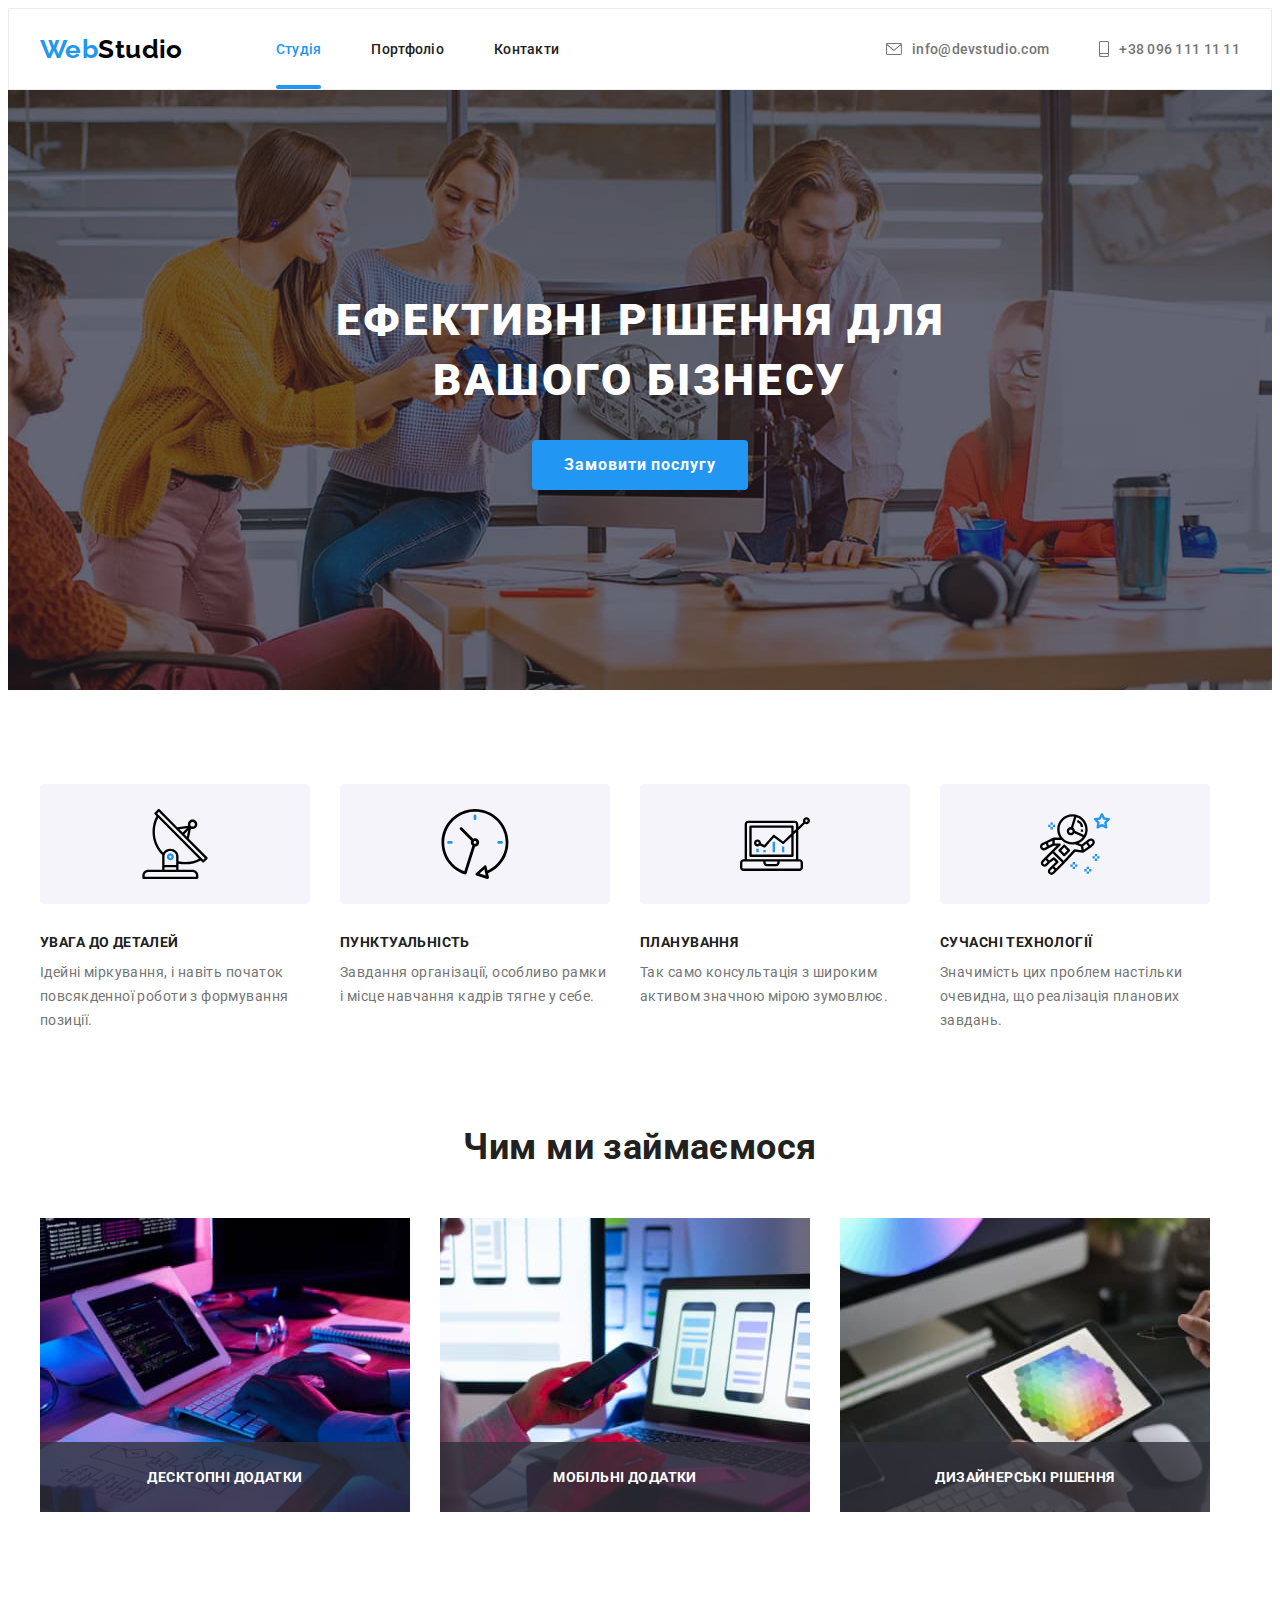
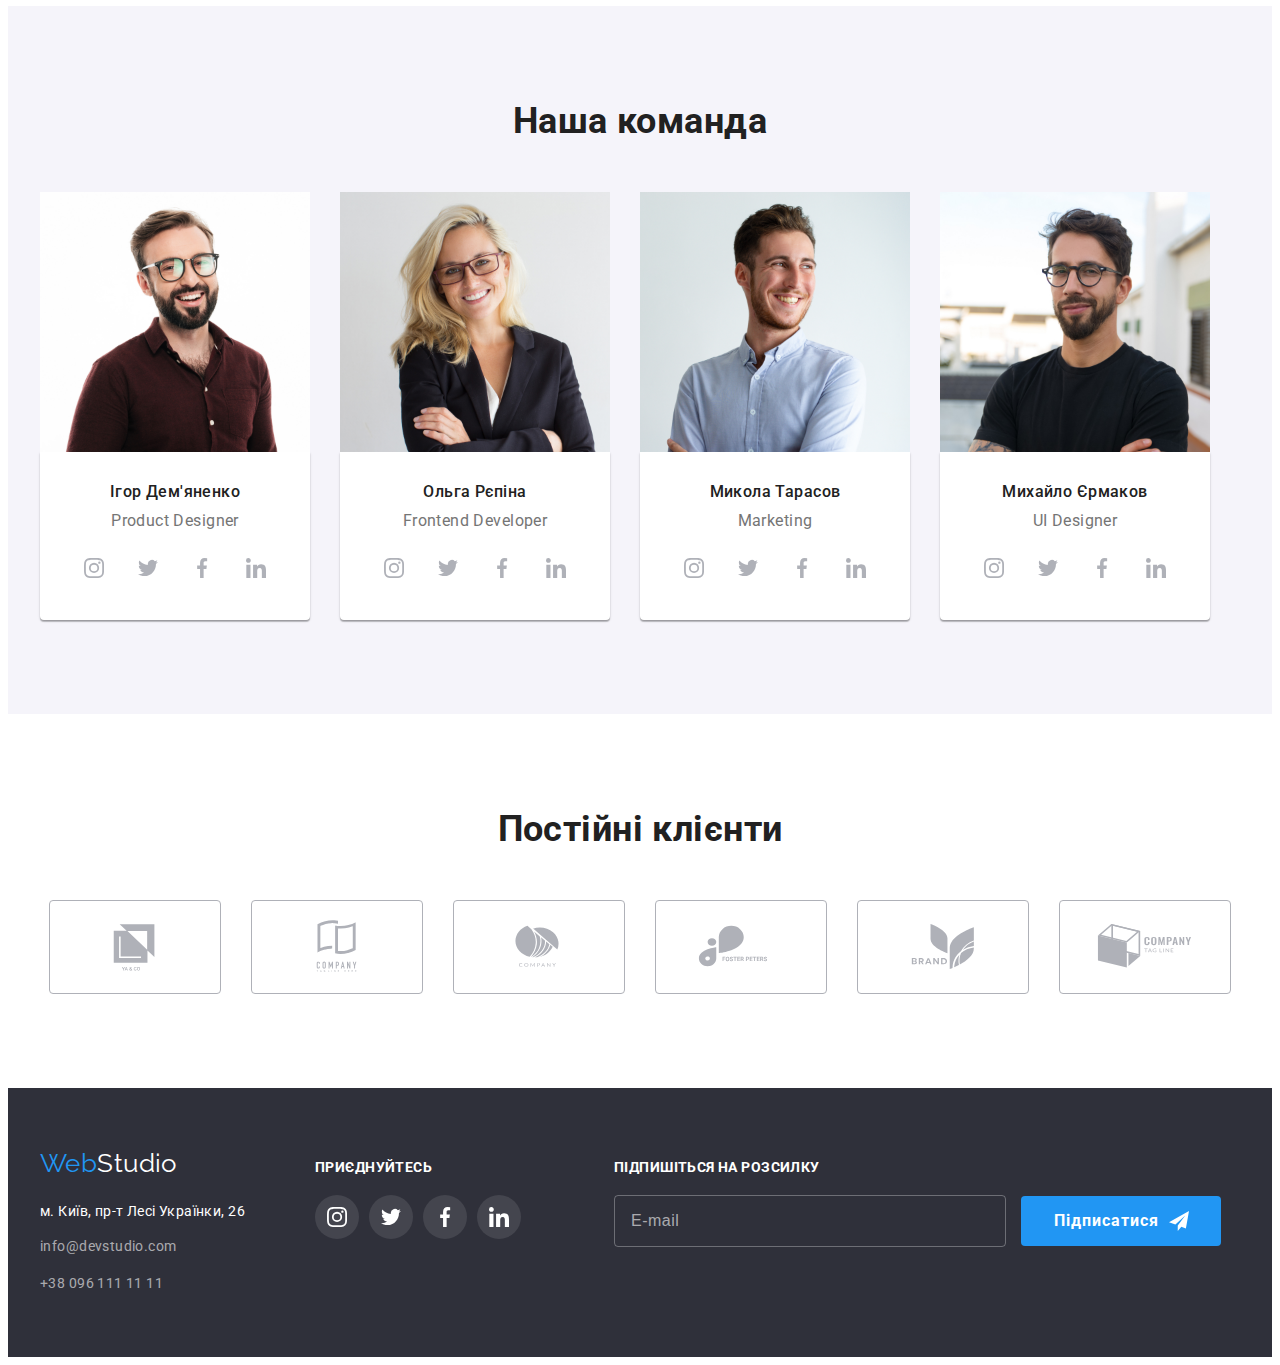
<file: index.html>
<!DOCTYPE html>
<html lang="uk">
  <head>
    <meta charset="UTF-8" />
    <meta http-equiv="X-UA-Compatible" content="IE=edge" />
    <meta name="viewport" content="width=device-width, initial-scale=1.0" />
    <title>Студія</title>
    <link rel="preconnect" href="https://fonts.googleapis.com" />
    <link rel="preconnect" href="https://fonts.gstatic.com" crossorigin />
    <link
      href="https://fonts.googleapis.com/css2?family=Raleway:wght@700&family=Roboto:wght@400;500;700;900&display=swap"
      rel="stylesheet"
    />
    <!-- normalize -->

    <link
      rel="stylesheet"
      href="https://cdnjs.cloudflare.com/ajax/libs/modern-normalize/1.1.0/modern-normalize.min.css"
      integrity="sha512-wpPYUAdjBVSE4KJnH1VR1HeZfpl1ub8YT/NKx4PuQ5NmX2tKuGu6U/JRp5y+Y8XG2tV+wKQpNHVUX03MfMFn9Q=="
      crossorigin="anonymous"
      referrerpolicy="no-referrer"
    />

    <link rel="stylesheet" href="./css/styles.css" />
  </head>
  <body>
    <!-- header -->
    <header class="header">
      <div class="container header-container">
        <nav class="header-nav">
          <a class="logo link" href="./index.html" lang="en"
            ><span class="accent">Web</span>Studio</a
          >
          <ul class="header-nav-list list">
            <li class="header-nav-item">
              <a class="header-nav-link link current" href="./index.html"
                >Студія</a
              >
            </li>
            <li class="header-nav-item">
              <a class="header-nav-link link" href="./portfolio.html"
                >Портфоліо</a
              >
            </li>
            <li class="header-nav-item">
              <a class="header-nav-link link" href="">Контакти</a>
            </li>
          </ul>
        </nav>
        <ul class="header-contact-list list">
          <li class="header-contact-item">
            <a
              class="header-contact-link link"
              href="mailto:info@devstudio.com"
            >
              <svg class="contact-icon" width="16" height="12">
                <use href="./images/symbol-defs.svg#icon-envelope"></use>
              </svg>
              info@devstudio.com</a
            >
          </li>
          <li class="header-contact-item">
            <a class="header-contact-link link" href="tel:+380961111111">
              <svg class="contact-icon" width="10" height="16">
                <use href="./images/symbol-defs.svg#icon-smartphone"></use>
              </svg>
              +38 096 111 11 11</a
            >
          </li>
        </ul>
      </div>
    </header>
    <!-- main -->
    <main>
      <section class="hero section">
        <div class="container">
          <h1 class="hero-title">Ефективні рішення для вашого бізнесу</h1>
          <button class="hero-button" data-modal-open type="button">
            Замовити послугу
          </button>
        </div>
      </section>
      <section class="personality section">
        <div class="container">
          <h2 class="visually-hidden">Особистості</h2>
          <ul class="personality-list list">
            <li class="personality-item">
              <div class="personality-icon">
                <svg class="" width="70" height="70">
                  <use href="./images/symbol-defs.svg#icon-antenna"></use>
                </svg>
              </div>
              <h3 class="personality-title">УВАГА ДО ДЕТАЛЕЙ</h3>
              <p class="personality-text">
                Ідейні міркування, і навіть початок повсякденної роботи з
                формування позиції.
              </p>
            </li>
            <li class="personality-item">
              <div class="personality-icon">
                <svg class="" width="70" height="70">
                  <use href="./images/symbol-defs.svg#icon-clock"></use>
                </svg>
              </div>
              <h3 class="personality-title">ПУНКТУАЛЬНІСТЬ</h3>
              <p class="personality-text">
                Завдання організації, особливо рамки і місце навчання кадрів
                тягне у себе.
              </p>
            </li>
            <li class="personality-item">
              <div class="personality-icon">
                <svg class="" width="70" height="70">
                  <use href="./images/symbol-defs.svg#icon-diagram"></use>
                </svg>
              </div>
              <h3 class="personality-title">ПЛАНУВАННЯ</h3>
              <p class="personality-text">
                Так само консультація з широким активом значною мірою зумовлює.
              </p>
            </li>
            <li class="personality-item">
              <div class="personality-icon">
                <svg class="" width="70" height="70">
                  <use href="./images/symbol-defs.svg#icon-astronaut"></use>
                </svg>
              </div>
              <h3 class="personality-title">СУЧАСНІ ТЕХНОЛОГІЇ</h3>
              <p class="personality-text">
                Значимість цих проблем настільки очевидна, що реалізація
                планових завдань.
              </p>
            </li>
          </ul>
        </div>
      </section>
      <section class="product section">
        <div class="container">
          <h2 class="section-title">Чим ми займаємося</h2>
          <ul class="product-list list">
            <li class="product-item">
              <div class="product-wrap">
                <img
                  src="./images/box1.jpg"
                  alt="Робочий процес"
                  width="370"
                  height="294"
                />
                <p class="product-text">Десктопні додатки</p>
              </div>
            </li>
            <li class="product-item">
              <div class="product-wrap">
                <img
                  src="./images/box2.jpg"
                  alt="Робочий процес"
                  width="370"
                  height="294"
                />
                <p class="product-text">Мобільні додатки</p>
              </div>
            </li>
            <li class="product-item">
              <div class="product-wrap">
                <img
                  src="./images/box3.jpg"
                  alt="Робочий процес"
                  width="370"
                  height="294"
                />
                <p class="product-text">Дизайнерські рішення</p>
              </div>
            </li>
          </ul>
        </div>
      </section>
      <section class="team section">
        <div class="container">
          <h2 class="section-title">Наша команда</h2>
          <ul class="team-list list">
            <li class="team-item">
              <img
                src="./images/person1.jpg"
                alt="Працівники"
                width="270"
                height="260"
              />
              <div class="team-description">
                <h3 class="team-name">Ігор Дем'яненко</h3>
                <p class="team-text" lang="en">Product Designer</p>
                <ul class="team-soc-list list">
                  <li class="team-soc-item">
                    <a class="team-soc-link" href="">
                      <svg class="team-soc-icon" width="20" height="20">
                        <use
                          href="./images/symbol-defs.svg#icon-instagram"
                        ></use>
                      </svg>
                    </a>
                  </li>
                  <li class="team-soc-item">
                    <a class="team-soc-link" href="">
                      <svg class="team-soc-icon" width="20" height="20">
                        <use href="./images/symbol-defs.svg#icon-twitter"></use>
                      </svg>
                    </a>
                  </li>
                  <li class="team-soc-item">
                    <a class="team-soc-link" href="">
                      <svg class="team-soc-icon" width="20" height="20">
                        <use
                          href="./images/symbol-defs.svg#icon-facebook"
                        ></use>
                      </svg>
                    </a>
                  </li>
                  <li class="team-soc-item">
                    <a class="team-soc-link" href="">
                      <svg class="team-soc-icon" width="20" height="20">
                        <use
                          href="./images/symbol-defs.svg#icon-linkedin"
                        ></use>
                      </svg>
                    </a>
                  </li>
                </ul>
              </div>
            </li>
            <li class="team-item">
              <img
                src="./images/person2.jpg"
                alt="Працівники"
                width="270"
                height="260"
              />
              <div class="team-description">
                <h3 class="team-name">Ольга Рєпіна</h3>
                <p class="team-text" lang="en">Frontend Developer</p>
                <ul class="team-soc-list list">
                  <li class="team-soc-item">
                    <a class="team-soc-link" href="">
                      <svg class="team-soc-icon" width="20" height="20">
                        <use
                          href="./images/symbol-defs.svg#icon-instagram"
                        ></use>
                      </svg>
                    </a>
                  </li>
                  <li class="team-soc-item">
                    <a class="team-soc-link" href="">
                      <svg class="team-soc-icon" width="20" height="20">
                        <use href="./images/symbol-defs.svg#icon-twitter"></use>
                      </svg>
                    </a>
                  </li>
                  <li class="team-soc-item">
                    <a class="team-soc-link" href="">
                      <svg class="team-soc-icon" width="20" height="20">
                        <use
                          href="./images/symbol-defs.svg#icon-facebook"
                        ></use>
                      </svg>
                    </a>
                  </li>
                  <li class="team-soc-item">
                    <a class="team-soc-link" href="">
                      <svg class="team-soc-icon" width="20" height="20">
                        <use
                          href="./images/symbol-defs.svg#icon-linkedin"
                        ></use>
                      </svg>
                    </a>
                  </li>
                </ul>
              </div>
            </li>
            <li class="team-item">
              <img
                src="./images/person3.jpg"
                alt="Працівники"
                width="270"
                height="260"
              />
              <div class="team-description">
                <h3 class="team-name">Микола Тарасов</h3>
                <p class="team-text" lang="en">Marketing</p>
                <ul class="team-soc-list list">
                  <li class="team-soc-item">
                    <a class="team-soc-link" href="">
                      <svg class="team-soc-icon" width="20" height="20">
                        <use
                          href="./images/symbol-defs.svg#icon-instagram"
                        ></use>
                      </svg>
                    </a>
                  </li>
                  <li class="team-soc-item">
                    <a class="team-soc-link" href="">
                      <svg class="team-soc-icon" width="20" height="20">
                        <use href="./images/symbol-defs.svg#icon-twitter"></use>
                      </svg>
                    </a>
                  </li>
                  <li class="team-soc-item">
                    <a class="team-soc-link" href="">
                      <svg class="team-soc-icon" width="20" height="20">
                        <use
                          href="./images/symbol-defs.svg#icon-facebook"
                        ></use>
                      </svg>
                    </a>
                  </li>
                  <li class="team-soc-item">
                    <a class="team-soc-link" href="">
                      <svg class="team-soc-icon" width="20" height="20">
                        <use
                          href="./images/symbol-defs.svg#icon-linkedin"
                        ></use>
                      </svg>
                    </a>
                  </li>
                </ul>
              </div>
            </li>
            <li class="team-item">
              <img
                src="./images/person4.jpg"
                alt="Працівники"
                width="270"
                height="260"
              />
              <div class="team-description">
                <h3 class="team-name">Михайло Єрмаков</h3>
                <p class="team-text" lang="en">UI Designer</p>
                <ul class="team-soc-list list">
                  <li class="team-soc-item">
                    <a class="team-soc-link" href="">
                      <svg class="team-soc-icon" width="20" height="20">
                        <use
                          href="./images/symbol-defs.svg#icon-instagram"
                        ></use>
                      </svg>
                    </a>
                  </li>
                  <li class="team-soc-item">
                    <a class="team-soc-link" href="">
                      <svg class="team-soc-icon" width="20" height="20">
                        <use href="./images/symbol-defs.svg#icon-twitter"></use>
                      </svg>
                    </a>
                  </li>
                  <li class="team-soc-item">
                    <a class="team-soc-link" href="">
                      <svg class="team-soc-icon" width="20" height="20">
                        <use
                          href="./images/symbol-defs.svg#icon-facebook"
                        ></use>
                      </svg>
                    </a>
                  </li>
                  <li class="team-soc-item">
                    <a class="team-soc-link" href="">
                      <svg class="team-soc-icon" width="20" height="20">
                        <use
                          href="./images/symbol-defs.svg#icon-linkedin"
                        ></use>
                      </svg>
                    </a>
                  </li>
                </ul>
              </div>
            </li>
          </ul>
        </div>
      </section>
      <section class="customers section">
        <div class="container">
          <h2 class="customers-title">Постійні клієнти</h2>
          <ul class="customers-list list">
            <li class="customers-item">
              <a class="customers-link" href="">
                <svg class="customers-soc-icon" width="106" height="60">
                  <use href="./images/symbol-defs.svg#icon-firstcompany"></use>
                </svg>
              </a>
            </li>
            <li class="customers-item">
              <a class="customers-link" href="">
                <svg class="customers-soc-icon" width="106" height="60">
                  <use href="./images/symbol-defs.svg#icon-secondcompany"></use>
                </svg>
              </a>
            </li>
            <li class="customers-item">
              <a class="customers-link" href="">
                <svg class="customers-soc-icon" width="106" height="60">
                  <use href="./images/symbol-defs.svg#icon-thirdcompany"></use>
                </svg>
              </a>
            </li>
            <li class="customers-item">
              <a class="customers-link" href="">
                <svg class="customers-soc-icon" width="106" height="60">
                  <use href="./images/symbol-defs.svg#icon-fourthcompany"></use>
                </svg>
              </a>
            </li>
            <li class="customers-item">
              <a class="customers-link" href="">
                <svg class="customers-soc-icon" width="106" height="60">
                  <use href="./images/symbol-defs.svg#icon-fifthcompany"></use>
                </svg>
              </a>
            </li>
            <li class="customers-item">
              <a class="customers-link" href="">
                <svg class="customers-soc-icon" width="106" height="60">
                  <use href="./images/symbol-defs.svg#icon-sixthcompany"></use>
                </svg>
              </a>
            </li>
          </ul>
        </div>
      </section>
    </main>
    <footer class="footer">
      <div class="container">
        <div class="footer-info">
          <div class="footer-contacts">
            <a class="footer-logo link" href="./index.html" lang="en"
              ><span class="accent">Web</span>Studio</a
            >
            <address class="footer-adress">
              <ul class="footer-list list">
                <li class="footer-item">
                  <a
                    class="footer-location link"
                    href="https://goo.gl/maps/TeZ3aebKZKyq2pPy8"
                    target="_blank"
                    rel="noopener noreferrer"
                    >м. Київ, пр-т Лесі Українки, 26</a
                  >
                </li>
                <li class="footer-item mail">
                  <a
                    class="footer-contact link"
                    href="mailto:info@devstudio.com"
                    >info@devstudio.com</a
                  >
                </li>
                <li class="footer-item">
                  <a class="footer-contact link" href="tel:+380961111111"
                    >+38 096 111 11 11</a
                  >
                </li>
              </ul>
            </address>
          </div>
          <div class="footer-soc">
            <h2 class="footer-soc-title">приєднуйтесь</h2>
            <ul class="footer-soc-list list">
              <li class="footer-soc-item">
                <a class="footer-soc-link" href="">
                  <svg class="footer-soc-icon" width="20" height="20">
                    <use href="./images/symbol-defs.svg#icon-instagram"></use>
                  </svg>
                </a>
              </li>
              <li class="footer-soc-item">
                <a class="footer-soc-link" href="">
                  <svg class="footer-soc-icon" width="20" height="20">
                    <use href="./images/symbol-defs.svg#icon-twitter"></use>
                  </svg>
                </a>
              </li>
              <li class="footer-soc-item">
                <a class="footer-soc-link" href="">
                  <svg class="footer-soc-icon" width="20" height="20">
                    <use href="./images/symbol-defs.svg#icon-facebook"></use>
                  </svg>
                </a>
              </li>
              <li class="footer-soc-item">
                <a class="footer-soc-link" href="">
                  <svg class="footer-soc-icon" width="20" height="20">
                    <use href="./images/symbol-defs.svg#icon-linkedin"></use>
                  </svg>
                </a>
              </li>
            </ul>
          </div>
          <div class="fotter-input-wrap">
            <form class="fotter-online-form">
              <p class="fotter-online-title">Підпишіться на розсилку</p>
              <input
                type="email"
                class="fotter-online-input"
                placeholder="E-mail"
                name="user-email"
              />
              <button type="submit" class="fotter-btn">
                Підписатися
                <svg class="footer-soc-icon" width="20" height="20">
                  <use href="./images/symbol-defs.svg#icon-send"></use>
                </svg>
              </button>
            </form>
          </div>
        </div>
      </div>
    </footer>

    <div class="backdrop is-hidden" data-modal>
      <div class="modal">
        <button class="modal-button" data-modal-close>
          <svg class="modal-close-icon" width="18" height="18">
            <use href="./images/symbol-defs.svg#icon-close-black"></use>
          </svg>
        </button>
        <p class="modal-title">Залиште свої дані, ми вам передзвонимо</p>
        <form>
          <label for="user-name" class="modal-lable">Ім'я</label>
          <div class="modal-input-wrap">
            <input
              type="text"
              class="modal-input"
              name="user-name"
              id="user-name"
            />
            <svg class="modal-input-icon" width="18" height="18">
              <use href="./images/symbol-defs.svg#icon-person"></use>
            </svg>
          </div>

          <label for="user-tel" class="modal-lable">Телефон</label>
          <div class="modal-input-wrap">
            <input
              type="tel"
              class="modal-input"
              name="user-tel"
              id="user-tel"
            />
            <svg class="modal-input-icon" width="18" height="18">
              <use href="./images/symbol-defs.svg#icon-phone"></use>
            </svg>
          </div>
          <label for="user-email" class="modal-lable">Пошта</label>
          <div class="modal-input-wrap">
            <input
              type="email"
              class="modal-input"
              name="user-tel"
              id="user-email"
            />
            <svg class="modal-input-icon" width="18" height="18">
              <use href="./images/symbol-defs.svg#icon-email"></use>
            </svg>
          </div>
          <label for="user-text" class="modal-lable">Коментар</label>
          <textarea
            name=""
            class="modal-comment"
            id="user-text"
            placeholder="Введіть текст"
          ></textarea>
          <div class="modal-field">
            <input
              type="checkbox"
              id="privacy"
              name="privacy"
              value="true"
              class="input-check visually-hidden"
            />
            <label for="privacy" class="modal-input-text">
              <span>
                <svg class="check-icon" width="16" height="15">
                  <use href="./images/symbol-defs.svg#icon-vector"></use>
                </svg>
              </span>
              Погоджуюся з розсилкою та приймаю&nbsp;
              <a class="policy" href="#"> Умови договору</a>
            </label>
          </div>
          <div class="button">
            <button type="submit" class="modal-btn">Відправити</button>
          </div>
        </form>
      </div>
    </div>
    <script src="./js/modal.js"></script>
  </body>
</html>
</file>
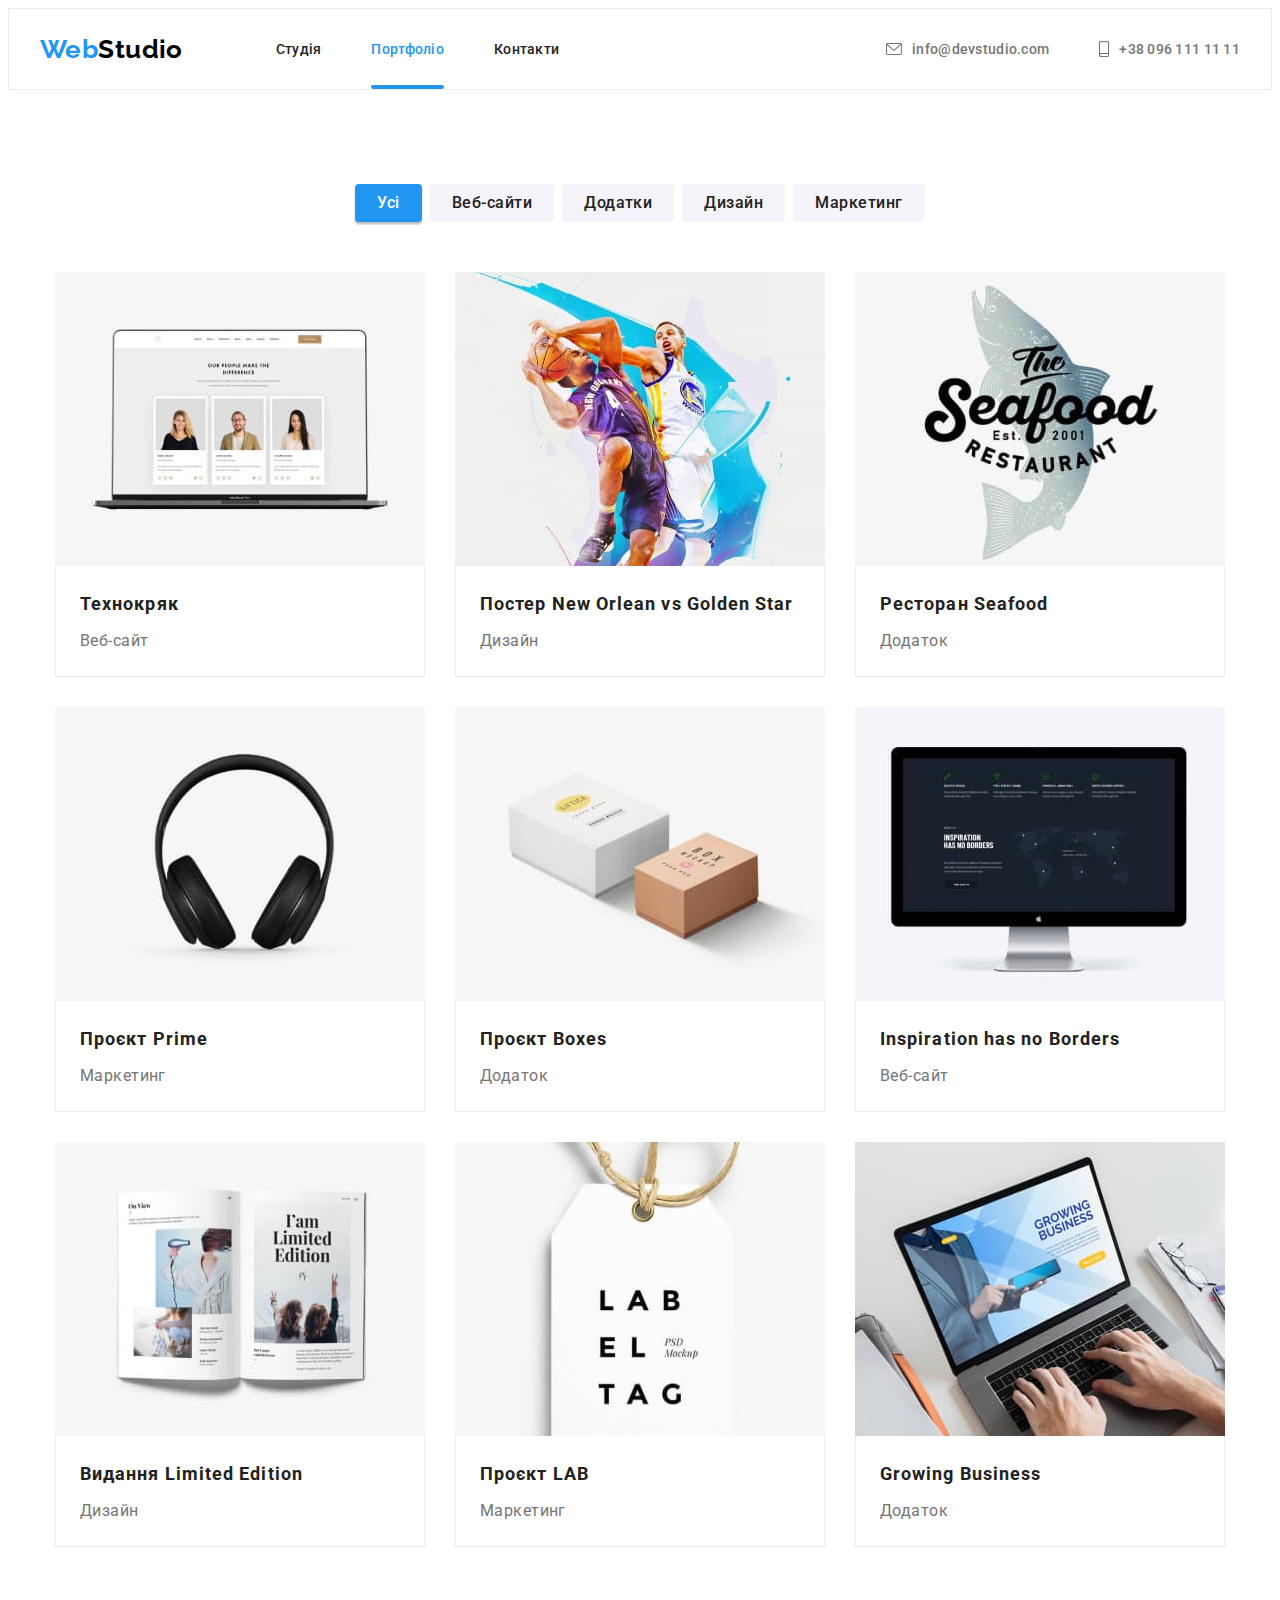
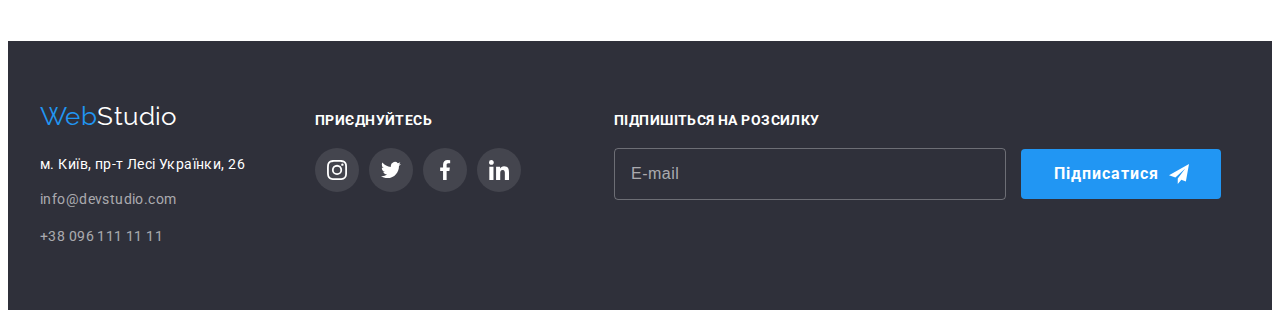
<file: portfolio.html>
<!DOCTYPE html>
<html lang="uk">
  <head>
    <meta charset="UTF-8" />
    <meta http-equiv="X-UA-Compatible" content="IE=edge" />
    <meta name="viewport" content="width=device-width, initial-scale=1.0" />
    <title>Портфоліо</title>
    <link rel="preconnect" href="https://fonts.googleapis.com" />
    <link rel="preconnect" href="https://fonts.gstatic.com" crossorigin />
    <link
      href="https://fonts.googleapis.com/css2?family=Raleway:wght@700&family=Roboto:wght@400;500;700;900&display=swap"
      rel="stylesheet"
    />

    <link
      rel="stylesheet"
      href="https://cdnjs.cloudflare.com/ajax/libs/modern-normalize/1.1.0/modern-normalize.min.css"
      integrity="sha512-wpPYUAdjBVSE4KJnH1VR1HeZfpl1ub8YT/NKx4PuQ5NmX2tKuGu6U/JRp5y+Y8XG2tV+wKQpNHVUX03MfMFn9Q=="
      crossorigin="anonymous"
      referrerpolicy="no-referrer"
    />

    <link rel="stylesheet" href="./css/styles.css" />
  </head>
  <body>
    <header class="header border">
      <div class="container header-container">
        <nav class="header-nav">
          <a class="logo link" href="./index.html" lang="en"
            ><span class="accent">Web</span>Studio</a
          >
          <ul class="header-nav-list list">
            <li class="header-nav-item">
              <a class="header-nav-link link" href="./index.html">Студія</a>
            </li>
            <li class="header-nav-item">
              <a class="header-nav-link link current" href="./portfolio.html"
                >Портфоліо</a
              >
            </li>
            <li class="header-nav-item">
              <a class="header-nav-link link" href="">Контакти</a>
            </li>
          </ul>
        </nav>
        <ul class="header-contact-list list">
          <li class="header-contact-item">
            <a
              class="header-contact-link link"
              href="mailto:info@devstudio.com"
            >
              <svg class="contact-icon" width="16" height="12">
                <use href="./images/symbol-defs.svg#icon-envelope"></use>
              </svg>
              info@devstudio.com</a
            >
          </li>
          <li class="header-contact-item">
            <a class="header-contact-link link" href="tel:+380961111111">
              <svg class="contact-icon" width="10" height="16">
                <use href="./images/symbol-defs.svg#icon-smartphone"></use>
              </svg>
              +38 096 111 11 11</a
            >
          </li>
        </ul>
      </div>
    </header>
    <main>
      <section class="project section">
        <div class="container">
          <h1 class="visually-hidden">Наші проекти</h1>
          <ul class="project-list list">
            <li class="project-item">
              <button class="project-button current-button" type="button">
                Усі
              </button>
            </li>
            <li class="project-item">
              <button class="project-button" type="button">Веб-сайти</button>
            </li>
            <li class="project-item">
              <button class="project-button" type="button">Додатки</button>
            </li>
            <li class="project-item">
              <button class="project-button" type="button">Дизайн</button>
            </li>
            <li class="project-item">
              <button class="project-button" type="button">Маркетинг</button>
            </li>
          </ul>
          <ul class="work-list list">
            <li class="work-item">
              <a class="work-link link" href="">
                <div class="work-wrap">
                  <img
                    src="./images/project1.jpg"
                    alt="web sites"
                    width="370"
                    height="294"
                  />
                  <p class="work-wrap-text">
                    Ресурс пропонує комплексні пропозиції з різним рівнем
                    функціоналу та сервісів. Все це дозволить відвідувачу
                    отримати вичерпні відомості про компанію чи приватну особу.
                  </p>
                </div>

                <div class="work-description">
                  <h2 class="work-title">Технокряк</h2>
                  <p class="work-text">Веб-сайт</p>
                </div>
              </a>
            </li>
            <li class="work-item">
              <a class="work-link link" href="">
                <div class="work-wrap">
                  <img
                    src="./images/project2.jpg"
                    alt="design"
                    width="370"
                    height="294"
                  />
                  <p class="work-wrap-text">
                    Ресурс пропонує комплексні пропозиції з різним рівнем
                    функціоналу та сервісів. Все це дозволить відвідувачу
                    отримати вичерпні відомості про компанію чи приватну особу.
                  </p>
                </div>
                <div class="work-description">
                  <h2 class="work-title">
                    Постер<span lang="en"> New Orlean vs Golden Star</span>
                  </h2>
                  <p class="work-text">Дизайн</p>
                </div>
              </a>
            </li>
            <li class="work-item">
              <a class="work-link link" href="">
                <div class="work-wrap">
                  <img
                    src="./images/project3.jpg"
                    alt="application"
                    width="370"
                    height="294"
                  />
                  <p class="work-wrap-text">
                    Ресурс пропонує комплексні пропозиції з різним рівнем
                    функціоналу та сервісів. Все це дозволить відвідувачу
                    отримати вичерпні відомості про компанію чи приватну особу.
                  </p>
                </div>

                <div class="work-description">
                  <h2 class="work-title">
                    Ресторан<span lang="en"> Seafood</span>
                  </h2>
                  <p class="work-text">Додаток</p>
                </div>
              </a>
            </li>
            <li class="work-item">
              <a class="work-link link" href="">
                <div class="work-wrap">
                  <img
                    src="./images/project4.jpg"
                    alt="marketing"
                    width="370"
                    height="294"
                  />
                  <p class="work-wrap-text">
                    Ресурс пропонує комплексні пропозиції з різним рівнем
                    функціоналу та сервісів. Все це дозволить відвідувачу
                    отримати вичерпні відомості про компанію чи приватну особу.
                  </p>
                </div>

                <div class="work-description">
                  <h2 class="work-title">
                    Проєкт<span lang="en"> Prime</span>
                  </h2>
                  <p class="work-text">Маркетинг</p>
                </div>
              </a>
            </li>
            <li class="work-item">
              <a class="work-link link" href="">
                <div class="work-wrap">
                  <img
                    src="./images/project5.jpg"
                    alt="application"
                    width="370"
                    height="294"
                  />
                  <p class="work-wrap-text">
                    Ресурс пропонує комплексні пропозиції з різним рівнем
                    функціоналу та сервісів. Все це дозволить відвідувачу
                    отримати вичерпні відомості про компанію чи приватну особу.
                  </p>
                </div>

                <div class="work-description">
                  <h2 class="work-title">
                    Проєкт<span lang="en"> Boxes</span>
                  </h2>
                  <p class="work-text">Додаток</p>
                </div>
              </a>
            </li>
            <li class="work-item">
              <a class="work-link link" href="">
                <div class="work-wrap">
                  <img
                    src="./images/project6.jpg"
                    alt="web sites"
                    width="370"
                    height="294"
                  />
                  <p class="work-wrap-text">
                    Ресурс пропонує комплексні пропозиції з різним рівнем
                    функціоналу та сервісів. Все це дозволить відвідувачу
                    отримати вичерпні відомості про компанію чи приватну особу.
                  </p>
                </div>

                <div class="work-description">
                  <h2 class="work-title">Inspiration has no Borders</h2>
                  <p class="work-text">Веб-сайт</p>
                </div>
              </a>
            </li>
            <li class="project-item">
              <a class="work-link link" href="">
                <div class="work-wrap">
                  <img
                    src="./images/project7.jpg"
                    alt="design"
                    width="370"
                    height="294"
                  />
                  <p class="work-wrap-text">
                    Ресурс пропонує комплексні пропозиції з різним рівнем
                    функціоналу та сервісів. Все це дозволить відвідувачу
                    отримати вичерпні відомості про компанію чи приватну особу.
                  </p>
                </div>

                <div class="work-description">
                  <h2 class="work-title">
                    Видання<span lang="en"> Limited Edition</span>
                  </h2>
                  <p class="work-text">Дизайн</p>
                </div>
              </a>
            </li>
            <li class="work-item">
              <a class="work-link link" href="">
                <div class="work-wrap">
                  <img
                    src="./images/project8.jpg"
                    alt="marketing"
                    width="370"
                    height="294"
                  />
                  <p class="work-wrap-text">
                    Ресурс пропонує комплексні пропозиції з різним рівнем
                    функціоналу та сервісів. Все це дозволить відвідувачу
                    отримати вичерпні відомості про компанію чи приватну особу.
                  </p>
                </div>

                <div class="work-description">
                  <h2 class="work-title">Проєкт<span lang="en"> LAB</span></h2>
                  <p class="work-text">Маркетинг</p>
                </div>
              </a>
            </li>
            <li class="work-item">
              <a class="work-link link" href="">
                <div class="work-wrap">
                  <img
                    src="./images/project9.jpg"
                    alt="application"
                    width="370"
                    height="294"
                  />
                  <p class="work-wrap-text">
                    Ресурс пропонує комплексні пропозиції з різним рівнем
                    функціоналу та сервісів. Все це дозволить відвідувачу
                    отримати вичерпні відомості про компанію чи приватну особу.
                  </p>
                </div>

                <div class="work-description">
                  <h2 class="work-title">Growing Business</h2>
                  <p class="work-text">Додаток</p>
                </div>
              </a>
            </li>
          </ul>
        </div>
      </section>
    </main>
    <footer class="footer">
      <div class="container">
        <div class="footer-info">
          <div class="footer-contacts">
            <a class="footer-logo link" href="./index.html" lang="en"
              ><span class="accent">Web</span>Studio</a
            >
            <address class="footer-adress">
              <ul class="footer-list list">
                <li class="footer-item">
                  <a
                    class="footer-location link"
                    href="https://goo.gl/maps/TeZ3aebKZKyq2pPy8"
                    target="_blank"
                    rel="noopener noreferrer"
                    >м. Київ, пр-т Лесі Українки, 26</a
                  >
                </li>
                <li class="footer-item mail">
                  <a
                    class="footer-contact link"
                    href="mailto:info@devstudio.com"
                    >info@devstudio.com</a
                  >
                </li>
                <li class="footer-item">
                  <a class="footer-contact link" href="tel:+380961111111"
                    >+38 096 111 11 11</a
                  >
                </li>
              </ul>
            </address>
          </div>
          <div class="footer-soc">
            <h2 class="footer-soc-title">приєднуйтесь</h2>
            <ul class="footer-soc-list list">
              <li class="footer-soc-item">
                <a class="footer-soc-link" href="">
                  <svg class="footer-soc-icon" width="20" height="20">
                    <use href="./images/symbol-defs.svg#icon-instagram"></use>
                  </svg>
                </a>
              </li>
              <li class="footer-soc-item">
                <a class="footer-soc-link" href="">
                  <svg class="footer-soc-icon" width="20" height="20">
                    <use href="./images/symbol-defs.svg#icon-twitter"></use>
                  </svg>
                </a>
              </li>
              <li class="footer-soc-item">
                <a class="footer-soc-link" href="">
                  <svg class="footer-soc-icon" width="20" height="20">
                    <use href="./images/symbol-defs.svg#icon-facebook"></use>
                  </svg>
                </a>
              </li>
              <li class="footer-soc-item">
                <a class="footer-soc-link" href="">
                  <svg class="footer-soc-icon" width="20" height="20">
                    <use href="./images/symbol-defs.svg#icon-linkedin"></use>
                  </svg>
                </a>
              </li>
            </ul>
          </div>
          <div class="fotter-input-wrap">
            <form class="fotter-online-form">
              <p class="fotter-online-title">Підпишіться на розсилку</p>
              <input
                type="email"
                class="fotter-online-input"
                placeholder="E-mail"
                name="user-email"
              />
              <button type="submit" class="fotter-btn">
                Підписатися
                <svg class="footer-soc-icon" width="20" height="20">
                  <use href="./images/symbol-defs.svg#icon-send"></use>
                </svg>
              </button>
            </form>
          </div>
        </div>
      </div>
    </footer>
  </body>
</html>
</file>
<file: css/styles.css>
:root {
  --accent-color: #2196f3;
  --primary-text-color: #757575;
  --second-text-color: #212121;
  --third-text-color: #ffffff;
}

body {
  font-family: "Roboto", sans-serif;
  background-color: var(--third-text-color);
  font-size: 14px;
  color: var(--primary-text-color);
  letter-spacing: 0.03em;
}

/* reset */
h1,
h2,
h3,
h4,
h5,
h6,
p {
  margin: 0;
}

.list {
  list-style: none;
  margin: 0;
  padding-left: 0;
}
.link {
  text-decoration: none;
  color: inherit;
}
img {
  display: block;
  max-width: 100%;
  height: auto;
}

address {
  font-style: normal;
}

.section {
  padding: 94px 0;
}

.container {
  width: 1200px;
  padding-left: 15px;
  padding-right: 15px;
  /* outline: 2px solid red; */
  margin: 0 auto;
}

/* header */
.header {
  /* padding-top: 24px;
  padding-bottom: 25px; */
  border: 1px solid #ececec;
}

.header-nav,
.header-nav-list,
.header-container {
  display: flex;
  align-items: center;
}

.header-nav-list {
  gap: 50px;
}

.header-contact-list {
  display: flex;
  margin-left: auto;
  gap: 50px;
}

.logo {
  font-family: "Raleway";
  font-weight: 700;
  font-size: 26px;
  line-height: calc(31 / 26);
  color: #000000;
  display: block;
  margin-right: 93px;
}

.accent {
  color: var(--accent-color);
}

.header-nav-link {
  font-weight: 500;
  line-height: calc(16 / 14);
  letter-spacing: 0.02em;
  color: var(--second-text-color);
  display: block;
  padding-top: 32px;
  padding-bottom: 32px;

  position: relative;

  transition: color 250ms cubic-bezier(0.4, 0, 0.2, 1);
}

.header-nav-link.current::after {
  content: "";
  position: absolute;
  bottom: 0;
  left: 0;
  width: 100%;
  height: 4px;
  background-color: var(--accent-color);
  border-radius: 2px;
}

.header-nav-link:hover,
.header-nav-link:focus {
  color: var(--accent-color);
}

.header-nav-link:hover::after,
.header-nav-link:focus::after {
  content: "";
  position: absolute;
  bottom: 0;
  left: 0;
  width: 100%;
  height: 4px;
  background-color: var(--accent-color);
  border-radius: 2px;
}
.current {
  color: var(--accent-color);
}

.header-contact-link {
  font-weight: 500;
  line-height: calc(16 / 14);
  letter-spacing: 0.02em;
  color: inherit;
  display: flex;
  align-items: center;
  gap: 10px;
  padding-top: 32px;
  padding-bottom: 32px;

  transition: color 250ms cubic-bezier(0.4, 0, 0.2, 1);
}

.contact-icon {
  fill: currentColor;
}

.header-contact-link:hover,
.header-contact-link:focus {
  color: var(--accent-color);
}

/* section hero */

.hero {
  background-color: #2f303a;
  padding-top: 200px;
  padding-bottom: 200px;
  text-align: center;

  background-image: linear-gradient(
      rgba(47, 48, 58, 0.4),
      rgba(47, 48, 58, 0.4)
    ),
    url(../images/hero-bg.jpg);
  background-repeat: no-repeat;
  background-position: center;
  max-width: 1600px;
  margin: 0 auto;
}

.hero-title {
  font-weight: 900;
  font-size: 44px;
  line-height: calc(60 / 44);
  letter-spacing: 0.06em;
  text-transform: uppercase;
  color: var(--third-text-color);
  max-width: 696px;
  margin: 0 auto;
  margin-bottom: 30px;
}

.hero-button {
  display: inline-block;
  font-family: inherit;
  font-style: normal;
  font-weight: 700;
  font-size: 16px;
  line-height: calc(30 / 16);
  letter-spacing: 0.06em;
  color: var(--third-text-color);
  background-color: var(--accent-color);
  box-shadow: 0px 4px 4px rgba(0, 0, 0, 0.15);
  border-radius: 4px;
  border: none;
  cursor: pointer;
  padding: 10px 32px;
  transition: background-color 250ms cubic-bezier(0.4, 0, 0.2, 1);
}

.hero-button:hover,
.hero-button:focus {
  background-color: #188ce8;
}

/* section personality */

.personality-list {
  display: flex;
  gap: 30px;
}

.visually-hidden {
  position: absolute;
  width: 1px;
  height: 1px;
  margin: -1px;
  border: 0;
  padding: 0;
  white-space: nowrap;
  clip-path: inset(100%);
  clip: rect(0 0 0 0);
  overflow: hidden;
}

.personality-title {
  font-size: 14px;
  line-height: calc(16 / 14);
  text-transform: uppercase;
  color: var(--second-text-color);
  margin-bottom: 10px;
}
.personality-item {
  max-width: 270px;
}

.personality-icon {
  background-color: #f5f4fa;
  border-radius: 4px;
  min-height: 120px;
  display: flex;
  align-items: center;
  justify-content: center;
  margin-bottom: 30px;
}

.personality-text {
  line-height: calc(24 / 14);
}

/* section product */
.product {
  padding-top: 0;
}

.product-list {
  display: flex;
  gap: 30px;
}

.product-wrap {
  position: relative;
}

.product-text {
  font-weight: 700;
  line-height: calc(16 / 14);
  text-align: center;
  text-transform: uppercase;
  color: var(--third-text-color);

  display: flex;
  align-items: center;
  justify-content: center;

  position: absolute;
  bottom: 0;
  left: 0;
  width: 100%;
  height: 70px;
  background-color: rgba(47, 48, 58, 0.8);
  z-index: 1;
}

.section-title {
  font-size: 36px;
  line-height: calc(42 / 36);
  text-align: center;
  color: var(--second-text-color);
  margin-bottom: 50px;
}

/* section team */

.team-list {
  display: flex;
  gap: 30px;
}

.team {
  background-color: #f5f4fa;
}

.section-title {
  margin-bottom: 50px;
}
.team-description {
  padding: 30px 0;

  background-color: var(--third-text-color);
  box-shadow: 0px 1px 3px rgba(0, 0, 0, 0.12), 0px 1px 1px rgba(0, 0, 0, 0.14),
    0px 2px 1px rgba(0, 0, 0, 0.2);
  border-radius: 0px 0px 4px 4px;
}

.team-name {
  font-weight: 500;
  font-size: 16px;
  line-height: calc(19 / 16);
  text-align: center;
  color: var(--second-text-color);
  margin-bottom: 10px;
}

.team-text {
  font-size: 16px;
  line-height: calc(19 / 16);
  text-align: center;
  margin-bottom: 16px;
}

.team-soc-list {
  display: flex;
  justify-content: center;
  gap: 10px;
}

.team-soc-link {
  width: 44px;
  height: 44px;
  border-radius: 50%;
  color: #afb1b8;
  display: flex;
  align-items: center;
  justify-content: center;

  transition: color 250ms cubic-bezier(0.4, 0, 0.2, 1),
    background-color 250ms cubic-bezier(0.4, 0, 0.2, 1);
}

.team-soc-icon {
  fill: currentColor;
}

.team-soc-link:hover,
.team-soc-link:focus {
  background-color: var(--accent-color);
  color: var(--third-text-color);
}

/* customers section */

.customers-title {
  font-size: 36px;
  line-height: calc(42 / 36);
  text-align: center;
  color: var(--second-text-color);
  margin-bottom: 50px;
}

.customers-list {
  display: flex;
  justify-content: center;
  gap: 30px;
}

.customers-link {
  width: 170px;
  height: 92px;
  border: 1px solid #afb1b8;
  color: #afb1b8;
  border-radius: 4px;
  display: flex;
  align-items: center;
  justify-content: center;

  transition: color 250ms cubic-bezier(0.4, 0, 0.2, 1),
    border-color 250ms cubic-bezier(0.4, 0, 0.2, 1);
}

.customers-soc-icon {
  fill: currentColor;
}
.customers-link:hover,
.customers-link:focus {
  border-color: var(--accent-color);
  color: var(--accent-color);
}

/* footer */

.footer {
  background-color: #2f303a;
  padding: 60px 0;
}

.footer-info {
  display: flex;
  align-items: baseline;
}

.footer-contacts {
  margin-right: 70px;
}

.footer-logo {
  display: block;
  margin-bottom: 20px;

  font-family: "Raleway";
  font-size: 26px;
  line-height: calc(31 / 26);
  letter-spacing: inherit;
  color: var(--third-text-color);
}
.footer-location {
  display: flex;
  margin-bottom: 9px;

  font-family: inherit;
  font-style: normal;
  font-weight: 400;
  font-size: 14px;
  line-height: calc(24 / 14);
  letter-spacing: inherit;
  color: var(--third-text-color);
}

.mail {
  margin-bottom: 9px;
}

.footer-contact {
  font-family: inherit;
  font-style: normal;
  font-weight: 400;
  font-size: 14px;
  line-height: calc(24 / 12);
  letter-spacing: inherit;
  color: rgba(255, 255, 255, 0.6);

  transition: color 250ms cubic-bezier(0.4, 0, 0.2, 1);
}

.footer-contact:hover,
.footer-contact:focus {
  color: var(--accent-color);
}

.footer-soc {
  margin-right: 93px;
}

.footer-soc-title {
  font-size: 14px;
  line-height: calc(16 / 14);
  text-transform: uppercase;
  color: var(--third-text-color);
  margin-bottom: 20px;
}

.footer-soc-list {
  display: flex;
  justify-content: center;
  align-items: center;
  gap: 10px;
}

.footer-soc-link {
  width: 44px;
  height: 44px;
  border-radius: 50%;
  display: flex;
  align-items: center;
  justify-content: center;
  background-color: rgba(255, 255, 255, 0.1);
  color: var(--third-text-color);

  transition: background-color 250ms cubic-bezier(0.4, 0, 0.2, 1);
}

.footer-soc-icon {
  fill: currentColor;
}

.footer-soc-link:hover,
.footer-soc-link:focus {
  background-color: var(--accent-color);
}

.fotter-online-title {
  font-weight: 700;
  line-height: calc(16 / 14);
  letter-spacing: 0.03em;
  text-transform: uppercase;

  color: var(--third-text-color);

  margin-bottom: 20px;
}

.fotter-online-input {
  font-weight: 400;
  font-size: 16px;
  line-height: calc(20 / 16);
  letter-spacing: 0.03em;
  color: var(--third-text-color);
  width: 358px;
  padding: 15px 16px;

  background-color: transparent;
  border: 1px solid rgba(255, 255, 255, 0.3);
  box-shadow: (0px 4px 4px rgba(0, 0, 0, 0.15));
  border-radius: 4px;
  outline: transparent;
  margin-right: 12px;
}

.fotter-online-input::placeholder {
  font-weight: 400;
  font-size: 16px;
  line-height: calc(20 / 16);
  letter-spacing: 0.03em;
  color: rgba(255, 255, 255, 0.6);
}

.fotter-btn {
  font-family: inherit;
  font-style: normal;
  font-weight: 700;
  font-size: 16px;
  line-height: calc(30 / 16);
  letter-spacing: 0.06em;
  color: var(--third-text-color);

  min-width: 200px;
  height: 50px;
  background-color: #2196f3;
  border-radius: 4px;
  border: none;
  cursor: pointer;
  display: inline-flex;
  align-items: center;
  justify-content: center;
  gap: 10px;
  transition: background-color 250ms cubic-bezier(0.4, 0, 0.2, 1),
    box-shadow 250ms cubic-bezier(0.4, 0, 0.2, 1);
}

.fotter-btn:hover,
.fotter-btn:focus {
  background-color: #188ce8;
  box-shadow: 0px 4px 4px rgba(0, 0, 0, 0.15);
}

.fotter-soc-icon {
  fill: var(--third-text-color);
}

/* page portfolio */
/* section button */

.project-list {
  display: flex;
  justify-content: center;
  gap: 8px;
  margin-bottom: 50px;
}

.project-button {
  font-family: inherit;
  font-style: normal;
  font-weight: 500;
  font-size: 16px;
  line-height: calc(26 / 16);
  text-align: center;
  letter-spacing: 0.03em;
  color: var(--second-text-color);
  background-color: #f5f4fa;
  cursor: pointer;

  border-radius: 4px;
  border: none;
  padding: 6px 22px;

  transition: color 250ms cubic-bezier(0.4, 0, 0.2, 1),
    background-color 250ms cubic-bezier(0.4, 0, 0.2, 1),
    box-shadow 250ms cubic-bezier(0.4, 0, 0.2, 1);
}

.project-button:hover,
.project-button:focus {
  color: var(--third-text-color);
  background-color: var(--accent-color);
  box-shadow: 0px 3px 1px rgba(0, 0, 0, 0.1), 0px 1px 2px rgba(0, 0, 0, 0.08),
    0px 2px 2px rgba(0, 0, 0, 0.12);
}
.current-button {
  color: var(--third-text-color);
  background-color: var(--accent-color);
  box-shadow: 0px 3px 1px rgba(0, 0, 0, 0.1), 0px 1px 2px rgba(0, 0, 0, 0.08),
    0px 2px 2px rgba(0, 0, 0, 0.12);
}

/* section work */

.work-list {
  display: flex;
  flex-wrap: wrap;
  justify-content: center;
  gap: 30px;
}

.work-item {
  width: 370px;
}

.work-link {
  display: block;

  transition: box-shadow 250ms cubic-bezier(0.4, 0, 0.2, 1);
}

.work-wrap {
  position: relative;
  overflow: hidden;
}

.work-link:hover .work-wrap-text {
  transform: translateY(0);
}

.work-wrap-text {
  position: absolute;
  z-index: 1;
  top: 0;
  left: 0;

  padding: 63px 24px;

  font-size: 18px;
  line-height: calc(28 / 18);
  color: var(--third-text-color);
  background-color: rgba(33, 150, 243, 0.9);

  transform: translateY(100%);

  transition: transform 250ms cubic-bezier(0.4, 0, 0.2, 1);
}

.work-link:hover,
.work-link:focus {
  box-shadow: 0px 1px 1px rgba(0, 0, 0, 0.12), 0px 4px 4px rgba(0, 0, 0, 0.06),
    1px 4px 6px rgba(0, 0, 0, 0.16);
}

.work-description {
  background: var(--third-text-color);
  border: 1px solid #eeeeee;
  border-top: none;
  padding: 20px 24px;
}

.work-title {
  font-size: 18px;
  line-height: calc(36 / 18);
  letter-spacing: 0.06em;
  color: var(--second-text-color);
  margin-bottom: 4px;
}

.work-text {
  font-size: 16px;
  line-height: calc(30 / 16);
  color: var(--primary-text-color);
}

/* modal window */

.backdrop {
  position: fixed;
  top: 0;
  width: 100%;
  height: 100%;
  background-color: rgba(0, 0, 0, 0.2);
  transition: opacity 250ms cubic-bezier(0.4, 0, 0.2, 1),
    visibility 250ms cubic-bezier(0.4, 0, 0.2, 1);
}

.modal {
  position: absolute;
  width: 528px;
  height: 581px;
  top: 50%;
  left: 50%;
  transform: translate(-50%, -50%);
  background-color: var(--third-text-color);
  box-shadow: 0px 1px 3px rgba(0, 0, 0, 0.12), 0px 1px 1px rgba(0, 0, 0, 0.14),
    0px 2px 1px rgba(0, 0, 0, 0.2);
  border-radius: 4px;
  transition: transform 250ms cubic-bezier(0.4, 0, 0.2, 1),
    opacity 250ms cubic-bezier(0.4, 0, 0.2, 1);
  padding: 40px;
}

.modal-button {
  position: absolute;
  width: 30px;
  height: 30px;
  top: 8px;
  right: 8px;
  display: flex;
  align-items: center;
  justify-content: center;
  background-color: transparent;
  border: 1px solid rgba(0, 0, 0, 0.1);
  border-radius: 50%;
  cursor: pointer;
}

.is-hidden {
  opacity: 0;
  visibility: hidden;
  pointer-events: none;
}

.modal-title {
  font-weight: 700;
  font-size: 20px;
  line-height: calc(23 / 20);
  text-align: center;
  color: var(--second-text-color);
  margin-bottom: 12px;
}

.modal-lable {
  font-family: "Roboto";
  font-style: normal;
  font-weight: 400;
  font-size: 12px;
  line-height: calc(14 / 12);
  letter-spacing: 0.01em;
  color: var(--primary-text-color);
  display: block;
  margin-bottom: 4px;
}

.modal-close-icon {
  width: 44px;
  height: 44px;
  border-radius: 50%;
  display: flex;
  align-items: center;
  justify-content: center;
  background-color: rgba(255, 255, 255, 0.1);
  color: var(--third-text-color);

  transition: background-color 250ms cubic-bezier(0.4, 0, 0.2, 1);
}

.modal-close-icon:focus,
.modal-close-icon:hover {
  fill: var(--accent-color);
}

.modal-input-wrap {
  position: relative;
  margin-bottom: 10px;
}

.modal-input {
  width: 100%;
  height: 40px;
  border: 1px solid rgba(33, 33, 33, 0.2);
  border-radius: 4px;
  outline: transparent;
  padding-left: 42px;
}

.modal-input:focus,
.modal-comment:focus {
  border: 1px solid #2196f3;
}

.modal-input-icon {
  position: absolute;
  top: 50%;
  transform: translateY(-50%);
  left: 12px;
  transform: translateY(-50%);
}

.modal-input:focus + .modal-input-icon {
  fill: var(--accent-color);
}

.modal-comment {
  width: 100%;
  height: 120px;
  border: 1px solid rgba(33, 33, 33, 0.2);
  border-radius: 4px;
  resize: none;
  margin-top: 10px;
  outline: transparent;
  padding: 16px 12px;
  margin-bottom: 20px;
}

.modal-comment::placeholder {
  font-family: "Roboto";
  font-style: normal;
  font-weight: 400;
  font-size: 12px;
  line-height: calc(14 / 12);
  letter-spacing: 0.01em;

  color: rgba(117, 117, 117, 0.5);
}
.modal-field {
  margin-bottom: 30px;
}
.modal-input-text {
  font-family: "Roboto";
  font-style: normal;
  font-weight: 400;
  font-size: 14px;
  line-height: calc(21 / 14);
  letter-spacing: 0.03em;
  color: var(--primary-text-color);
  display: flex;
  align-items: center;
  position: relative;
}

.policy {
  font-family: "Roboto";
  font-style: normal;
  font-weight: 400;
  font-size: 14px;
  line-height: calc(21 / 14);
  letter-spacing: 0.03em;
  text-decoration-line: underline;
  color: var(--accent-color);
}
.modal-input-text span {
  width: 16px;
  height: 15px;
  border: 2px solid #111319;
  border-radius: 2px;
  margin-right: 5px;
  display: flex;
  align-items: center;
  justify-content: center;
  fill: transparent;
  margin-right: 7px;
}

.input-check:checked + .modal-input-text span {
  background-color: var(--accent-color);
  border-color: transparent;
  fill: var(--third-text-color);
}

.modal-btn {
  font-family: inherit;
  font-style: normal;
  font-weight: 700;
  font-size: 16px;
  line-height: calc(30 / 16);

  letter-spacing: 0.06em;

  color: var(--third-text-color);
  background-color: var(--accent-color);
  border: none;
  border-radius: 4px;
  cursor: pointer;
  padding: 10px 52px;
  max-width: 200px;
  transition: background-color 250ms cubic-bezier(0.4, 0, 0.2, 1),
    box-shadow 250ms cubic-bezier(0.4, 0, 0.2, 1);
}
.modal-btn:hover,
.modal-btn:focus {
  background-color: #188ce8;
  box-shadow: 0px 4px 4px rgba(0, 0, 0, 0.15);
}

.button {
  display: flex;
  justify-content: center;
}
</file>
